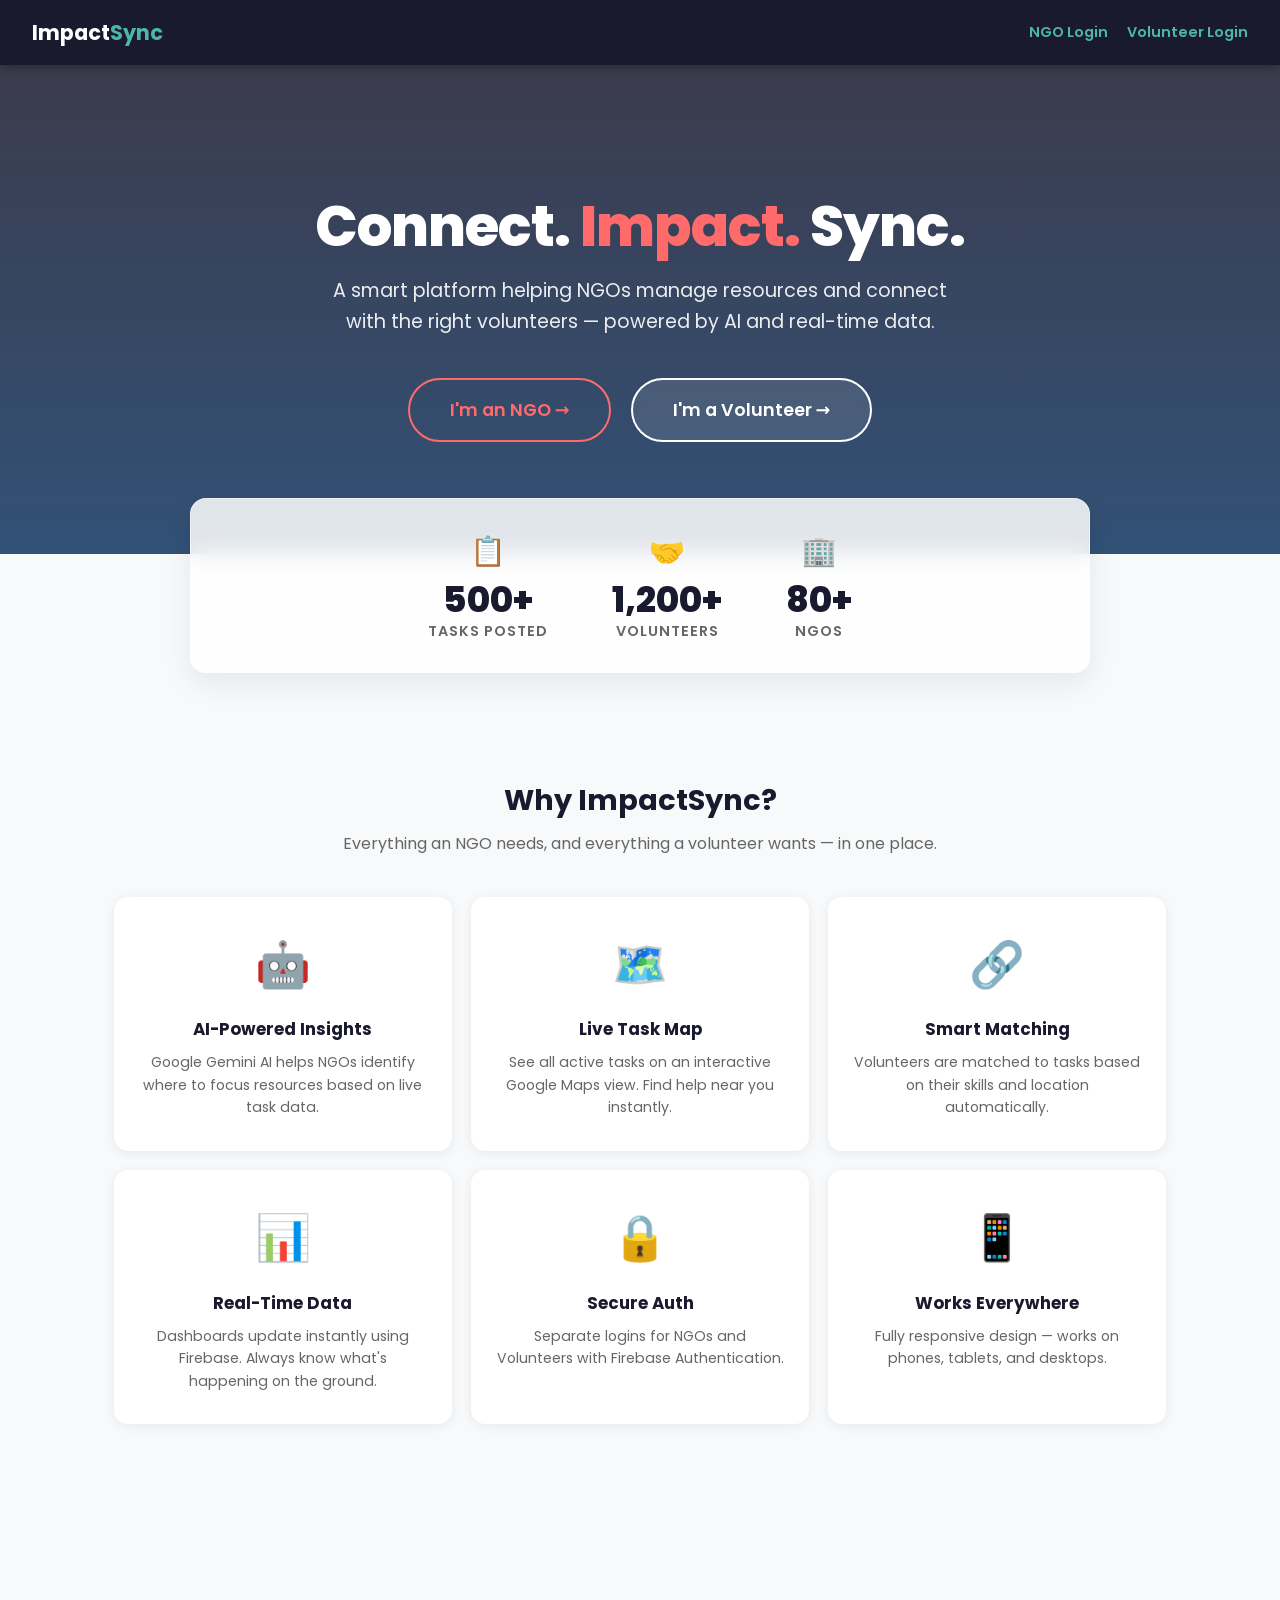
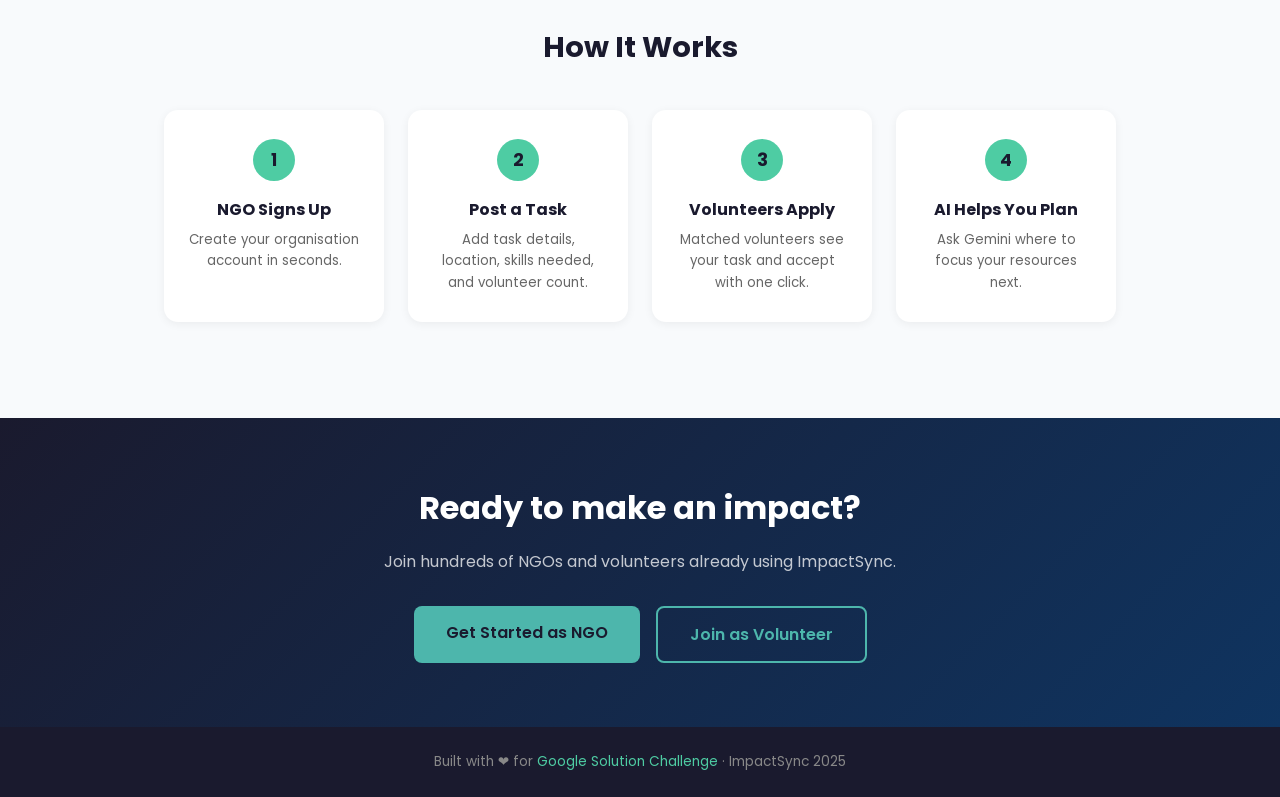
<file: index.html>
<!DOCTYPE html>
<html lang="en">
<head>
  <meta charset="UTF-8">
  <meta name="viewport" content="width=device-width, initial-scale=1.0">
  <title>ImpactSync – Connect NGOs & Volunteers</title>
  <link rel="stylesheet" href="css/style.css">
  <style>
    /* Hero */
    .hero {
      position: relative;
      background: linear-gradient(rgba(26, 26, 46, 0.85), rgba(15, 52, 96, 0.85)), url('https://images.unsplash.com/photo-1488521787991-ed7bbaae773c?ixlib=rb-4.0.3&auto=format&fit=crop&w=1920&q=80') center/cover no-repeat fixed;
      color: white;
      text-align: center;
      padding: 8rem 1.5rem 7rem;
    }
    .hero h1 { font-size: 3.5rem; margin-bottom: 1rem; line-height: 1.2; font-weight: 800; letter-spacing: -1px; }
    .hero h1 span { color: #ff6b6b; }
    .hero p  {
      font-size: 1.2rem;
      opacity: 0.9;
      max-width: 650px;
      margin: 0 auto 2.5rem;
      line-height: 1.6;
    }
    .hero-btns { display: flex; gap: 1.2rem; justify-content: center; flex-wrap: wrap; }
    .hero-btns .btn-coral {
      background: transparent;
      color: #ff6b6b;
      border: 2px solid #ff6b6b;
      padding: 1rem 2.5rem;
      font-size: 1.1rem;
      font-weight: 600;
      border-radius: 50px;
      transition: all 0.3s ease;
      text-decoration: none;
    }
    .hero-btns .btn-coral:hover { background: #ff6b6b; color: white; transform: translateY(-2px); box-shadow: 0 4px 15px rgba(255,107,107,0.4); }
    .hero-btns .btn-glass {
      background: rgba(255,255,255,0.1);
      color: white;
      border: 2px solid white;
      padding: 1rem 2.5rem;
      font-size: 1.1rem;
      font-weight: 600;
      border-radius: 50px;
      transition: all 0.3s ease;
      backdrop-filter: blur(5px);
      text-decoration: none;
    }
    .hero-btns .btn-glass:hover { background: white; color: #1a1a2e; transform: translateY(-2px); }

    /* Stats bar */
    .stats-bar-wrapper {
      margin-top: -3.5rem;
      padding: 0 1.5rem;
      position: relative;
      z-index: 10;
      display: flex;
      justify-content: center;
    }
    .stats-bar {
      background: rgba(255, 255, 255, 0.85);
      backdrop-filter: blur(12px);
      -webkit-backdrop-filter: blur(12px);
      border: 1px solid rgba(255,255,255,0.5);
      border-radius: 16px;
      display: flex;
      justify-content: center;
      gap: 4rem;
      padding: 1.8rem 3rem;
      box-shadow: 0 10px 30px rgba(0,0,0,0.08);
      flex-wrap: wrap;
      max-width: 900px;
      width: 100%;
    }
    .stats-bar .item { text-align: center; display: flex; flex-direction: column; align-items: center; }
    .stats-bar .item .icon { font-size: 1.8rem; margin-bottom: 0.5rem; }
    .stats-bar .item .num { font-size: 2.2rem; font-weight: 800; color: #1a1a2e; line-height: 1; margin-bottom: 0.2rem; }
    .stats-bar .item .lbl { font-size: 0.9rem; color: #666; font-weight: 600; text-transform: uppercase; letter-spacing: 1px; }

    /* Features */
    .features { padding: 4.5rem 1rem; }
    .features > .container > h2 {
      text-align: center;
      font-size: 1.8rem;
      margin-bottom: 0.5rem;
    }
    .features > .container > p {
      text-align: center;
      color: #666;
      margin-bottom: 2.5rem;
    }
    .feature-card {
      background: white;
      border-radius: 14px;
      padding: 2rem 1.5rem;
      box-shadow: 0 2px 12px rgba(0,0,0,0.07);
      text-align: center;
      transition: transform 0.2s;
    }
    .feature-card:hover { transform: translateY(-4px); }
    .feature-card .icon { font-size: 2.8rem; margin-bottom: 1rem; }
    .feature-card h3    { margin-bottom: 0.5rem; font-size: 1.05rem; }
    .feature-card p     { color: #666; font-size: 0.88rem; line-height: 1.6; }

    /* How it works */
    .how { background: #f8fafc; padding: 4rem 1rem; }
    .how h2 { text-align: center; font-size: 1.8rem; margin-bottom: 2.5rem; }
    .steps { display: flex; gap: 1.5rem; justify-content: center; flex-wrap: wrap; }
    .step {
      background: white;
      border-radius: 14px;
      padding: 1.8rem 1.5rem;
      width: 220px;
      text-align: center;
      box-shadow: 0 2px 10px rgba(0,0,0,0.06);
    }
    .step .num {
      width: 42px; height: 42px;
      background: #4ecca3;
      color: #1a1a2e;
      border-radius: 50%;
      font-weight: 700;
      font-size: 1.1rem;
      display: flex;
      align-items: center;
      justify-content: center;
      margin: 0 auto 1rem;
    }
    .step h4 { margin-bottom: 0.4rem; }
    .step p  { font-size: 0.83rem; color: #666; }

    /* CTA */
    .cta {
      background: linear-gradient(135deg, #1a1a2e, #0f3460);
      color: white;
      text-align: center;
      padding: 4rem 1rem;
    }
    .cta h2 { font-size: 2rem; margin-bottom: 1rem; }
    .cta p  { opacity: 0.75; margin-bottom: 2rem; }
    .cta-btns { display: flex; gap: 1rem; justify-content: center; flex-wrap: wrap; }

    /* Footer */
    footer {
      background: #1a1a2e;
      color: #888;
      text-align: center;
      padding: 1.5rem;
      font-size: 0.85rem;
    }
    footer span { color: #4ecca3; }
  </style>
</head>
<body>

  <!-- Navbar -->
  <nav class="navbar">
    <span class="logo">Impact<span>Sync</span></span>
    <div class="nav-links">
      <a href="auth.html?role=ngo">NGO Login</a>
      <a href="auth.html?role=volunteer">Volunteer Login</a>
    </div>
  </nav>

  <!-- Hero -->
  <section class="hero">
    <h1>Connect. <span>Impact.</span> Sync.</h1>
    <p>A smart platform helping NGOs manage resources and connect with the right volunteers — powered by AI and real-time data.</p>
    <div class="hero-btns">
      <a href="auth.html?role=ngo"       class="btn-coral">I'm an NGO →</a>
      <a href="auth.html?role=volunteer" class="btn-glass">I'm a Volunteer →</a>
    </div>
  </section>

  <!-- Stats bar -->
  <div class="stats-bar-wrapper">
    <div class="stats-bar">
      <div class="item">
        <div class="icon">📋</div>
        <div class="num">500+</div>
        <div class="lbl">Tasks Posted</div>
      </div>
      <div class="item">
        <div class="icon">🤝</div>
        <div class="num">1,200+</div>
        <div class="lbl">Volunteers</div>
      </div>
      <div class="item">
        <div class="icon">🏢</div>
        <div class="num">80+</div>
        <div class="lbl">NGOs</div>
      </div>
    </div>
  </div>

  <!-- Features -->
  <section class="features">
    <div class="container">
      <h2>Why ImpactSync?</h2>
      <p>Everything an NGO needs, and everything a volunteer wants — in one place.</p>
      <div class="grid-3">
        <div class="feature-card">
          <div class="icon">🤖</div>
          <h3>AI-Powered Insights</h3>
          <p>Google Gemini AI helps NGOs identify where to focus resources based on live task data.</p>
        </div>
        <div class="feature-card">
          <div class="icon">🗺️</div>
          <h3>Live Task Map</h3>
          <p>See all active tasks on an interactive Google Maps view. Find help near you instantly.</p>
        </div>
        <div class="feature-card">
          <div class="icon">🔗</div>
          <h3>Smart Matching</h3>
          <p>Volunteers are matched to tasks based on their skills and location automatically.</p>
        </div>
        <div class="feature-card">
          <div class="icon">📊</div>
          <h3>Real-Time Data</h3>
          <p>Dashboards update instantly using Firebase. Always know what's happening on the ground.</p>
        </div>
        <div class="feature-card">
          <div class="icon">🔒</div>
          <h3>Secure Auth</h3>
          <p>Separate logins for NGOs and Volunteers with Firebase Authentication.</p>
        </div>
        <div class="feature-card">
          <div class="icon">📱</div>
          <h3>Works Everywhere</h3>
          <p>Fully responsive design — works on phones, tablets, and desktops.</p>
        </div>
      </div>
    </div>
  </section>

  <!-- How it works -->
  <section class="how">
    <div class="container">
      <h2>How It Works</h2>
      <div class="steps">
        <div class="step">
          <div class="num">1</div>
          <h4>NGO Signs Up</h4>
          <p>Create your organisation account in seconds.</p>
        </div>
        <div class="step">
          <div class="num">2</div>
          <h4>Post a Task</h4>
          <p>Add task details, location, skills needed, and volunteer count.</p>
        </div>
        <div class="step">
          <div class="num">3</div>
          <h4>Volunteers Apply</h4>
          <p>Matched volunteers see your task and accept with one click.</p>
        </div>
        <div class="step">
          <div class="num">4</div>
          <h4>AI Helps You Plan</h4>
          <p>Ask Gemini where to focus your resources next.</p>
        </div>
      </div>
    </div>
  </section>

  <!-- CTA -->
  <section class="cta">
    <h2>Ready to make an impact?</h2>
    <p>Join hundreds of NGOs and volunteers already using ImpactSync.</p>
    <div class="cta-btns">
      <a href="auth.html?role=ngo"       class="btn btn-primary" style="font-size:1rem; padding:0.85rem 2rem;">Get Started as NGO</a>
      <a href="auth.html?role=volunteer" class="btn btn-outline"  style="font-size:1rem; padding:0.85rem 2rem;">Join as Volunteer</a>
    </div>
  </section>

  <footer>
    Built with ❤️ for <span>Google Solution Challenge</span> · ImpactSync 2025
  </footer>

</body>
</html>
</file>
<file: css/style.css>
/* ============================================================
   ImpactSync – Shared Stylesheet
   ============================================================ */

@import url('https://fonts.googleapis.com/css2?family=Poppins:wght@400;500;600;700&display=swap');

*, *::before, *::after { box-sizing: border-box; margin: 0; padding: 0; }

:root {
  --green:      #4DB6AC;
  --dark:       #1a1a2e;
  --dark2:      #16213e;
  --dark3:      #0f3460;
  --text:       #1a1a2e;
  --muted:      #666;
  --bg:         #F8F9FA;
  --white:      #ffffff;
  --red:        #FF6F61;
  --shadow:     0 2px 12px rgba(0,0,0,0.08);
  --radius:     12px;
}

body {
  font-family: 'Poppins', system-ui, sans-serif;
  background: var(--bg);
  color: var(--text);
  line-height: 1.6;
}

/* ── Navbar ─────────────────────────────────────────────── */
.navbar {
  background: var(--dark);
  color: white;
  padding: 1rem 2rem;
  display: flex;
  justify-content: space-between;
  align-items: center;
  position: sticky;
  top: 0;
  z-index: 100;
  box-shadow: 0 2px 10px rgba(0,0,0,0.3);
}
.navbar .logo { font-size: 1.3rem; font-weight: 700; color: white; }
.navbar .logo span { color: var(--green); }
.navbar a {
  color: var(--green);
  text-decoration: none;
  font-weight: 600;
  font-size: 0.9rem;
  transition: opacity 0.2s;
}
.navbar a:hover { opacity: 0.75; }
.nav-links { display: flex; gap: 1.2rem; align-items: center; }

/* ── Container & Grid ───────────────────────────────────── */
.container { max-width: 1100px; margin: 0 auto; padding: 2rem 1.5rem; }
.grid-2 { display: grid; grid-template-columns: 1fr 1fr; gap: 1.2rem; }
.grid-3 { display: grid; grid-template-columns: repeat(3, 1fr); gap: 1.2rem; }

/* ── Cards ──────────────────────────────────────────────── */
.card {
  background: var(--white);
  border-radius: var(--radius);
  padding: 1.6rem;
  box-shadow: var(--shadow);
}
.card h2 { margin-bottom: 1.2rem; font-size: 1.1rem; }

/* ── Buttons ────────────────────────────────────────────── */
.btn {
  display: inline-block;
  padding: 0.55rem 1.4rem;
  border: none;
  border-radius: 8px;
  cursor: pointer;
  font-size: 0.92rem;
  font-weight: 600;
  text-decoration: none;
  transition: all 0.3s ease;
}
.btn:hover   { opacity: 0.87; transform: translateY(-2px); }
.btn:active  { transform: translateY(0); }
.btn-primary { background: var(--green); color: var(--dark); }
.btn-danger  { background: var(--red);   color: white; }
.btn-dark    { background: var(--dark);  color: white; }
.btn-outline {
  background: transparent;
  border: 2px solid var(--green);
  color: var(--green);
}
.btn-sm { padding: 0.3rem 0.8rem; font-size: 0.8rem; }
.btn-block { width: 100%; text-align: center; }

/* ── Forms ──────────────────────────────────────────────── */
.form-group { margin-bottom: 1rem; }
.form-group label {
  display: block;
  font-weight: 600;
  margin-bottom: 0.3rem;
  font-size: 0.9rem;
}
.form-group input,
.form-group select,
.form-group textarea {
  width: 100%;
  padding: 0.6rem 0.9rem;
  border: 1.5px solid #ddd;
  border-radius: 8px;
  font-size: 0.92rem;
  transition: border-color 0.2s;
  background: white;
}
.form-group input:focus,
.form-group select:focus,
.form-group textarea:focus {
  outline: none;
  border-color: var(--green);
}
.form-group textarea { resize: vertical; }

/* ── Stat Boxes ─────────────────────────────────────────── */
.stat-box {
  background: linear-gradient(135deg, var(--dark), var(--dark2));
  color: white;
  border-radius: var(--radius);
  padding: 1.5rem;
  text-align: center;
}
.stat-box .number {
  font-size: 2.2rem;
  font-weight: 700;
  color: var(--green);
  line-height: 1;
}
.stat-box .label {
  font-size: 0.82rem;
  opacity: 0.65;
  margin-top: 0.4rem;
}

/* ── Task Card ──────────────────────────────────────────── */
.task-card {
  background: white;
  border-radius: var(--radius);
  padding: 1.1rem 1.2rem;
  border-left: 4px solid var(--green);
  box-shadow: 0 2px 8px rgba(0,0,0,0.06);
  margin-bottom: 0.8rem;
  transition: box-shadow 0.2s;
}
.task-card:hover { box-shadow: 0 4px 16px rgba(0,0,0,0.1); }
.task-card h3 { font-size: 1rem; margin-bottom: 0.3rem; }

/* ── Badges ─────────────────────────────────────────────── */
.badge {
  display: inline-block;
  padding: 0.18rem 0.65rem;
  border-radius: 20px;
  font-size: 0.73rem;
  font-weight: 600;
  background: #e8f8f3;
  color: #0f6e56;
  margin-bottom: 0.3rem;
}
.badge-red    { background: #fde8e8; color: #8b1a1a; }
.badge-blue   { background: #e8f0fd; color: #1a3a8b; }
.badge-purple { background: #f0e8fd; color: #4a1a8b; }

/* ── Alert / Error ──────────────────────────────────────── */
.alert {
  padding: 0.7rem 1rem;
  border-radius: 8px;
  font-size: 0.88rem;
  margin-top: 0.8rem;
  display: none;
}
.alert-error   { background: #fde8e8; color: #8b1a1a; border: 1px solid #f5b0b0; }
.alert-success { background: #e8f8f3; color: #0f6e56; border: 1px solid #9FE1CB; }

/* ── Loading spinner ────────────────────────────────────── */
.spinner {
  border: 3px solid #eee;
  border-top-color: var(--green);
  border-radius: 50%;
  width: 28px; height: 28px;
  animation: spin 0.7s linear infinite;
  margin: 1rem auto;
}
@keyframes spin { to { transform: rotate(360deg); } }

/* ── Chips / suggestion pills ───────────────────────────── */
.chip {
  display: inline-block;
  padding: 0.3rem 0.85rem;
  background: #e8f8f3;
  color: #0f6e56;
  border-radius: 20px;
  font-size: 0.8rem;
  cursor: pointer;
  border: 1px solid #9FE1CB;
  transition: background 0.2s;
}
.chip:hover { background: #9FE1CB; }

/* ── Responsive ─────────────────────────────────────────── */
@media (max-width: 700px) {
  .grid-2, .grid-3 { grid-template-columns: 1fr; }
  .navbar { padding: 0.8rem 1rem; }
  .container { padding: 1.2rem 1rem; }
  .navbar .logo { font-size: 1.1rem; }
}

/* ── Divider ────────────────────────────────────────────── */
.divider {
  border: none;
  border-top: 1px solid #eee;
  margin: 1rem 0;
}

/* ── Empty state ────────────────────────────────────────── */
.empty {
  text-align: center;
  color: var(--muted);
  padding: 2rem 1rem;
  font-size: 0.9rem;
}
.empty .empty-icon { font-size: 2.5rem; margin-bottom: 0.5rem; }
</file>
